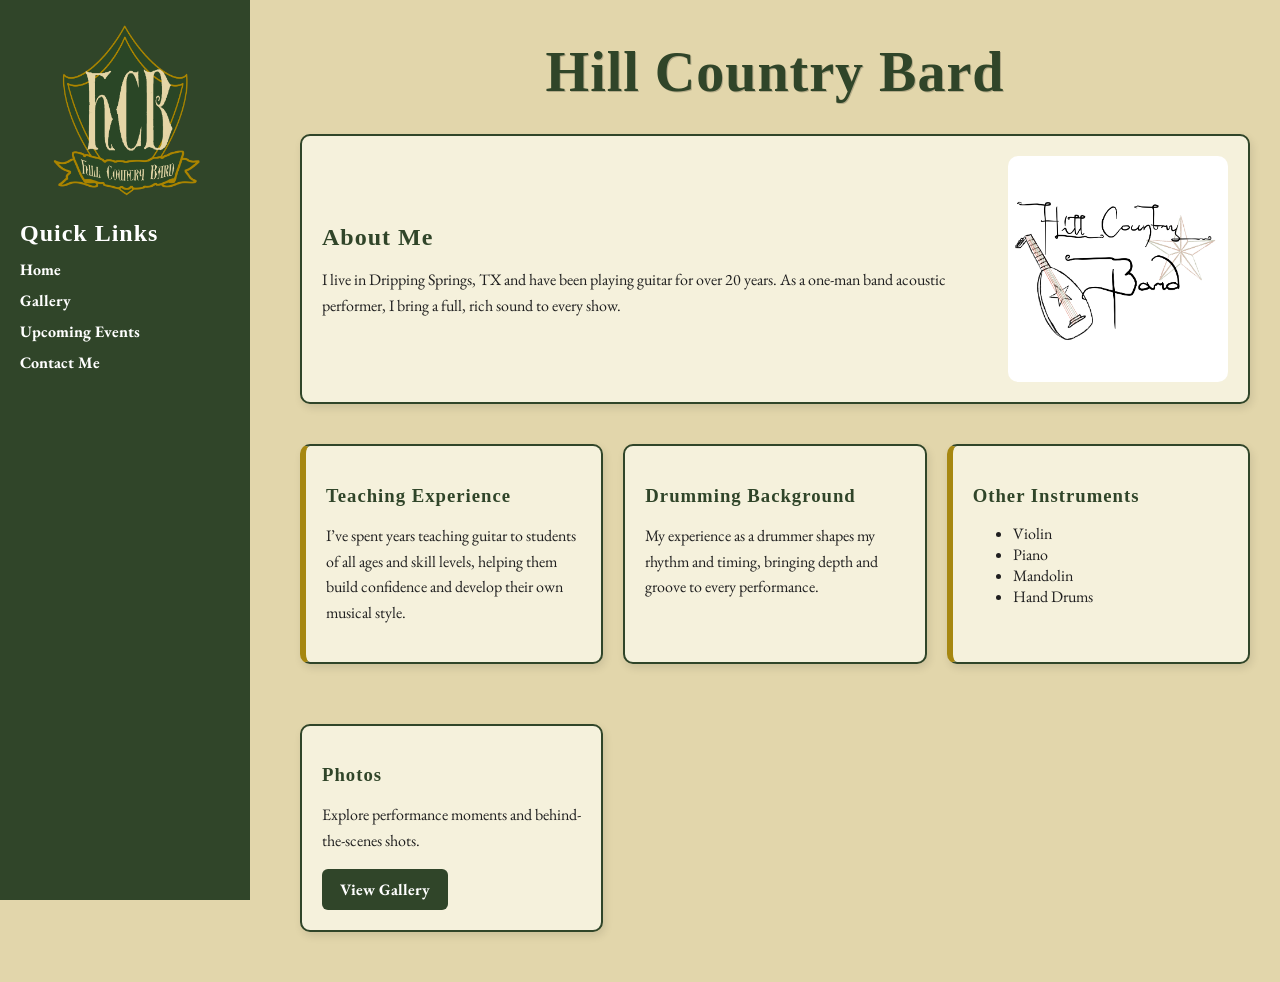
<file: index.html>
<!DOCTYPE html>
<html lang="en">
<head>
    <meta charset="UTF-8">
    <meta name="viewport" content="width=device-width, initial-scale=1.0">
    <title>Hill Country Bard</title>

    <link rel="stylesheet" href="main.css">

    <style>
        /* Tile grid layout */
        .tile-grid {
            display: grid;
            grid-template-columns: repeat(auto-fit, minmax(250px, 1fr));
            gap: 20px;
        }
    </style>
</head>

<body>

<div class="layout">

    <!-- SIDEBAR -->
    <div class="sidebar">
        <img src="images/logo.png" alt="Hill Country Bard Logo">

        <h2>Quick Links</h2>
        <a href="index.html">Home</a>
        <a href="gallery.html">Gallery</a>
        <a href="upcomingevents.html">Upcoming Events</a>
        <a href="contactme.html">Contact Me</a>
    </div>

    <!-- MAIN CONTENT -->
    <div class="content">

        <h1>Hill Country Bard</h1>

        <!-- ABOUT ME section -->
        <div class="box about-me">

    <div class="about-text">
        <h2>About Me</h2>
        <p>
            I live in Dripping Springs, TX and have been playing guitar for over 20 years.
            As a one-man band acoustic performer, I bring a full, rich sound to every show.
        </p>
    </div>

    <img src="images/profile.png" alt="Profile Photo" class="profile-img">

</div>

        <!-- TILE SECTION -->
        <div class="tile-grid">

            <div class="box box-accent">
                <h3>Teaching Experience</h3>
                <p>
                    I’ve spent years teaching guitar to students of all ages and skill levels,
                    helping them build confidence and develop their own musical style.
                </p>
            </div>

            <div class="box">
                <h3>Drumming Background</h3>
                <p>
                    My experience as a drummer shapes my rhythm and timing,
                    bringing depth and groove to every performance.
                </p>
            </div>

            <div class="box box-accent">
                <h3>Other Instruments</h3>
                <ul>
                    <li>Violin</li>
                    <li>Piano</li>
                    <li>Mandolin</li>
                    <li>Hand Drums</li>
                </ul>
            </div>

            <div class="box">
                <h3>Photos</h3>
                <p>Explore performance moments and behind-the-scenes shots.</p>
                <a href="gallery.html" class="button">View Gallery</a>
            </div>

        </div>

    </div>

</div>

</body>
</html>
</file>
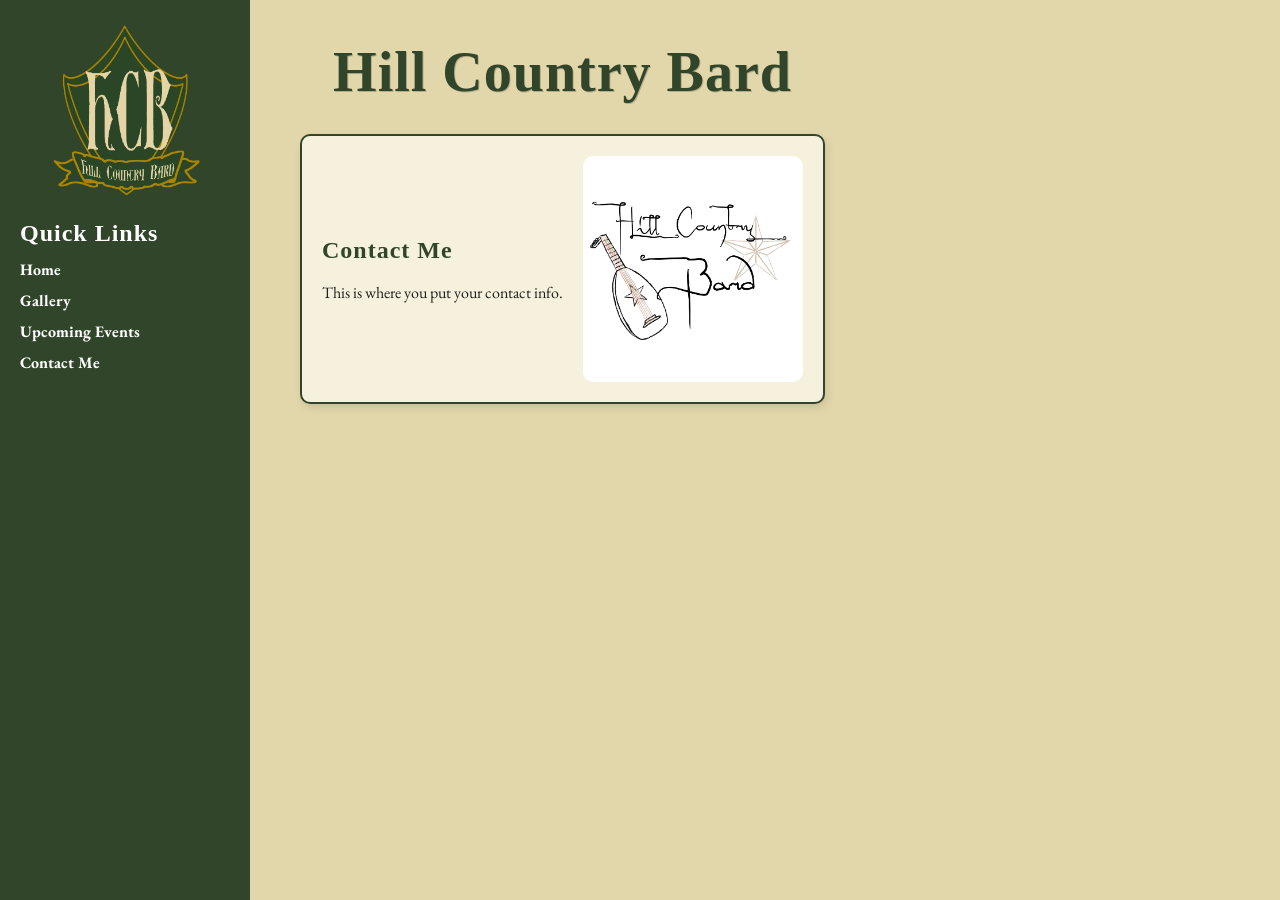
<file: contactme.html>
<!DOCTYPE html>
<html lang="en">
<head>
    <meta charset="UTF-8">
    <meta name="viewport" content="width=device-width, initial-scale=1.0">
    <title>Hill Country Bard</title>

    <link rel="stylesheet" href="main.css">

    <style>
        /* Tile grid layout */
        .tile-grid {
            display: grid;
            grid-template-columns: repeat(auto-fit, minmax(250px, 1fr));
            gap: 20px;
        }
    </style>
</head>

<body>

<div class="layout">

    <!-- SIDEBAR -->
    <div class="sidebar">
        <img src="images/logo.png" alt="Hill Country Bard Logo">

        <h2>Quick Links</h2>
        <a href="index.html">Home</a>
        <a href="gallery.html">Gallery</a>
        <a href="upcomingevents.html">Upcoming Events</a>
        <a href="contactme.html">Contact Me</a>
    </div>

    <!-- MAIN CONTENT -->
    <div class="content">

        <h1>Hill Country Bard</h1>

        <!-- ABOUT ME section -->
        <div class="box about-me">

    <div class="about-text">
        <h2>Contact Me</h2>
        <p>
            This is where you put your contact info. 
        </p>
    </div>

    <img src="images/profile.png" alt="Profile Photo" class="profile-img">

</div>


</body>
</html>
</file>
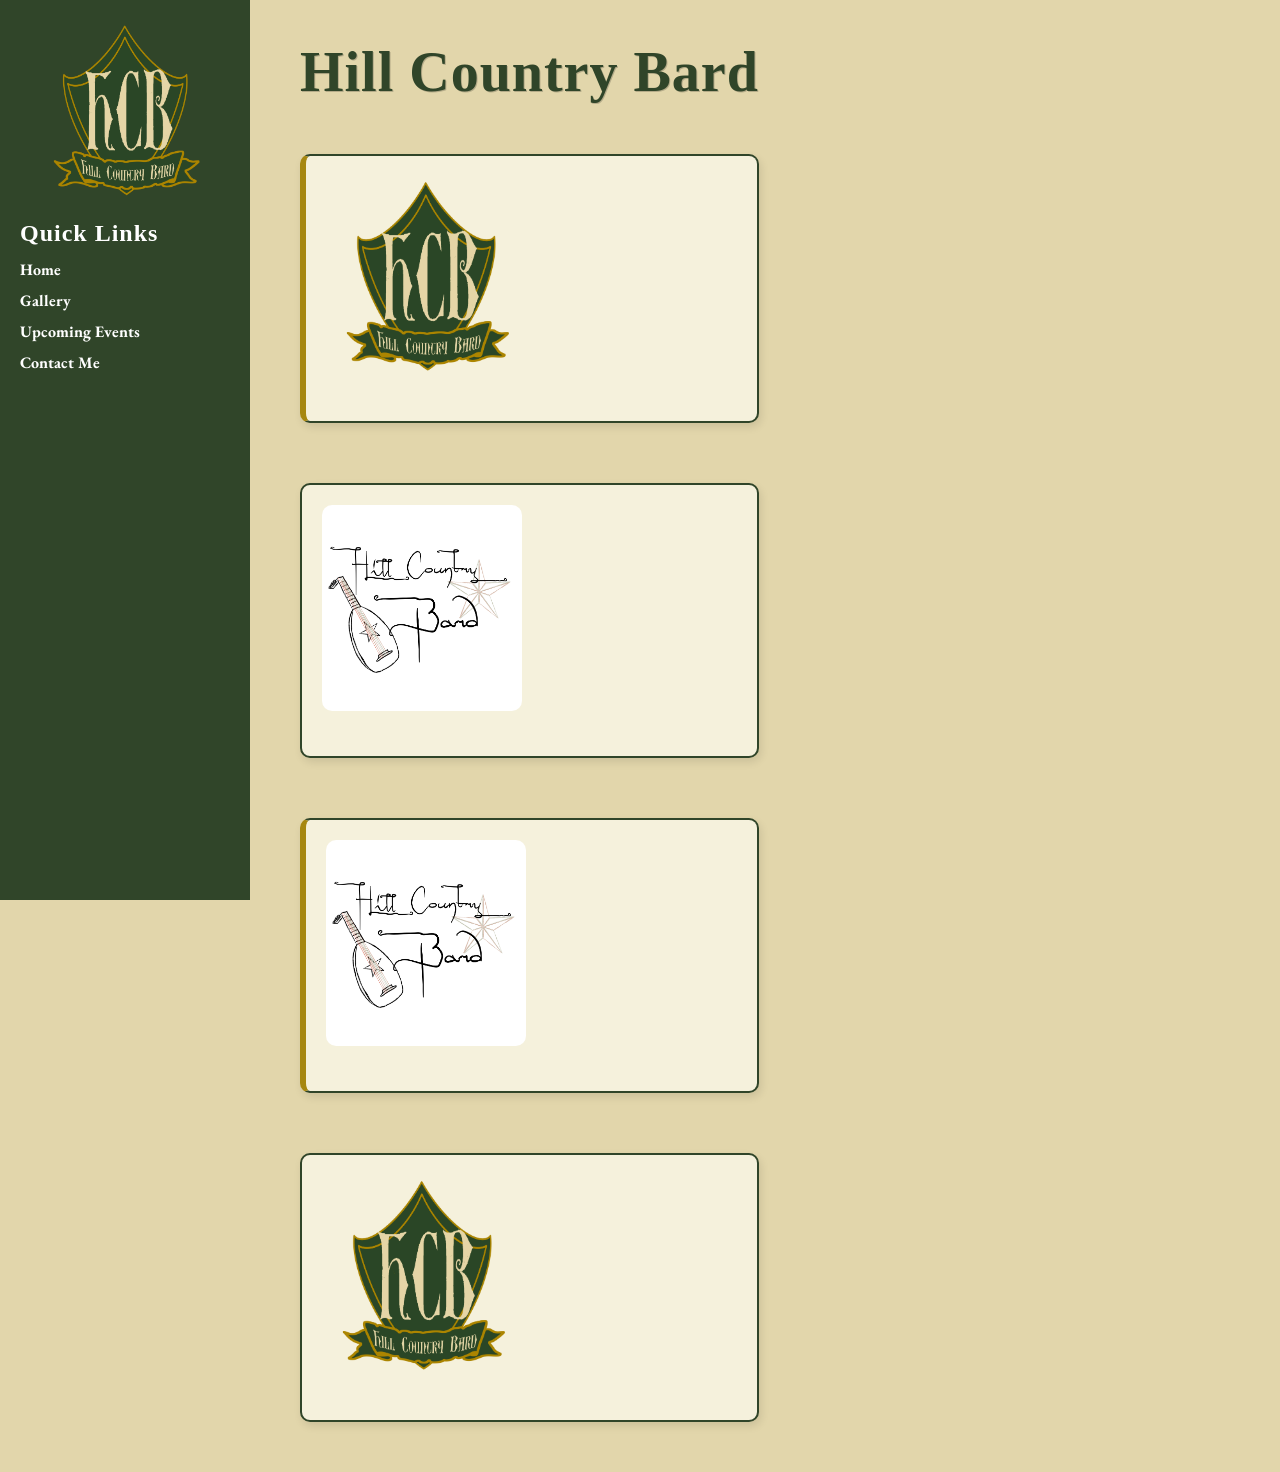
<file: gallery.html>
<!DOCTYPE html>
<html lang="en">
<head>
    <meta charset="UTF-8">
    <meta name="viewport" content="width=device-width, initial-scale=1.0">
    <title>Hill Country Bard</title>

    <link rel="stylesheet" href="main.css">

    <style>
        /* Tile grid layout */
        .tile-grid {
            display: grid;
            grid-template-columns: repeat(auto-fit, minmax(250px, 1fr));
            gap: 20px;
        }
    </style>
</head>

<body>

<div class="layout">

    <!-- SIDEBAR -->
    <div class="sidebar">
        <img src="images/logo.png" alt="Hill Country Bard Logo">

        <h2>Quick Links</h2>
        <a href="index.html">Home</a>
        <a href="gallery.html">Gallery</a>
        <a href="upcomingevents.html">Upcoming Events</a>
        <a href="contactme.html">Contact Me</a>
    </div>

    <!-- MAIN CONTENT -->
    <div class="content">

        <h1>Hill Country Bard</h1>

        <!-- TILE SECTION -->
        <div class="tile-grid">

            <div class="box box-accent">
                <img src="images/logo.png" alt="Hill Country Bard Logo" class="profile-img">
                
            </div>

            <div class="box">
                <img src="images/profile.png" alt="Profile Photo" class="profile-img">
                
            </div>

            <div class="box box-accent">
                <img src="images/profile.png" alt="Profile Photo" class="profile-img">
                
            </div>

            <div class="box">
                <img src="images/logo.png" alt="Hill Country Bard Logo" class = "profile-img">
              
            </div>

        </div>

    </div>

</div>

</body>
</html>
</file>
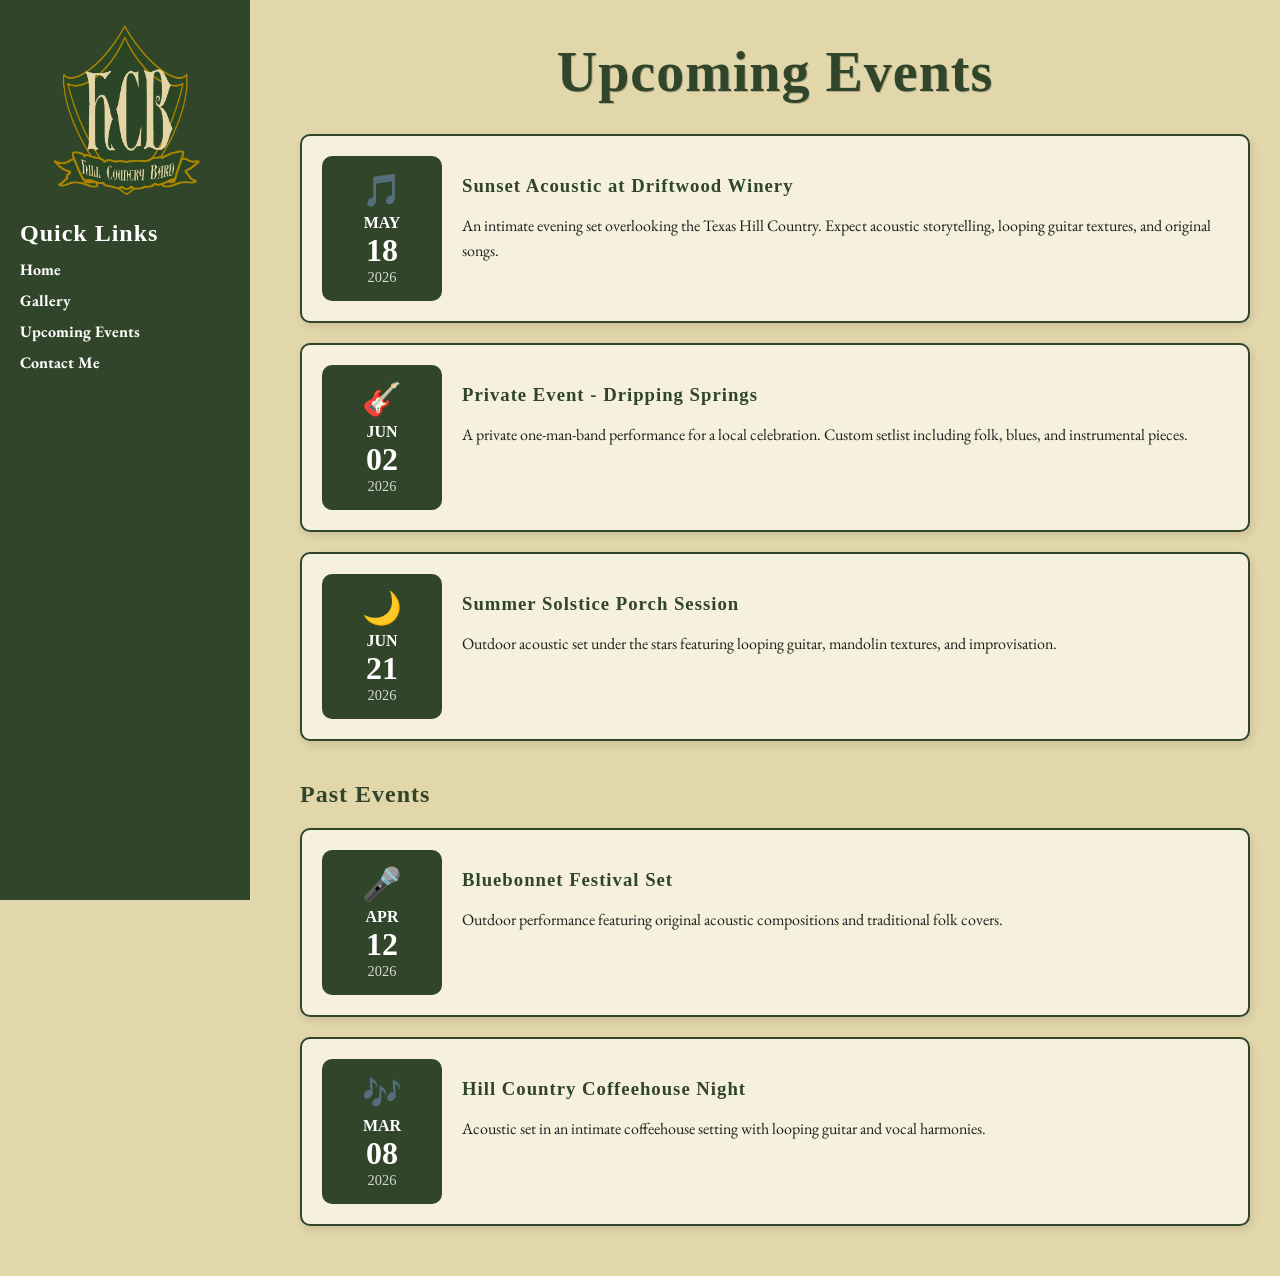
<file: upcomingevents.html>
<!DOCTYPE html>
<html lang="en">
<head>
<meta charset="UTF-8">
<meta name="viewport" content="width=device-width, initial-scale=1.0">
<title>Upcoming Events - Hill Country Bard</title>

<link rel="stylesheet" href="main.css">

<style>
/* Event layout styling */
.event-card {
    display: flex;
    gap: 20px;
    align-items: stretch;
}

.date-box {
    min-width: 120px;
    background: #304529;
    color: white;
    border-radius: 10px;
    text-align: center;
    padding: 15px;
    font-family: var(--header-font);
}

.date-box .emoji {
    font-size: 2rem;
    display: block;
    margin-bottom: 5px;
}

.date-box .month {
    font-size: 1rem;
    font-weight: bold;
}

.date-box .day {
    font-size: 2rem;
    font-weight: bold;
}

.date-box .year {
    font-size: 0.9rem;
    opacity: 0.8;
}

.event-details {
    flex: 1;
}

.section-title {
    margin-top: 40px;
}
</style>

</head>

<body>

<div class="layout">

    <!-- SIDEBAR -->
    <div class="sidebar">
        <img src="images/logo.png" alt="Hill Country Bard Logo">

        <h2>Quick Links</h2>
        <a href="index.html">Home</a>
        <a href="gallery.html">Gallery</a>
        <a href="upcomingevents.html">Upcoming Events</a>
        <a href="contactme.html">Contact Me</a>
    </div>

    <!-- CONTENT -->
    <div class="content">

        <h1>Upcoming Events</h1>

        <!-- UPCOMING EVENTS -->
        <div class="box">

            <div class="event-card">
                <div class="date-box">
                    <span class="emoji">🎵</span>
                    <div class="month">MAY</div>
                    <div class="day">18</div>
                    <div class="year">2026</div>
                </div>

                <div class="event-details">
                    <h3>Sunset Acoustic at Driftwood Winery</h3>
                    <p>
                        An intimate evening set overlooking the Texas Hill Country.
                        Expect acoustic storytelling, looping guitar textures, and original songs.
                    </p>
                </div>
            </div>

        </div>

        <div class="box">

            <div class="event-card">
                <div class="date-box">
                    <span class="emoji">🎸</span>
                    <div class="month">JUN</div>
                    <div class="day">02</div>
                    <div class="year">2026</div>
                </div>

                <div class="event-details">
                    <h3>Private Event - Dripping Springs</h3>
                    <p>
                        A private one-man-band performance for a local celebration.
                        Custom setlist including folk, blues, and instrumental pieces.
                    </p>
                </div>
            </div>

        </div>

        <div class="box">

            <div class="event-card">
                <div class="date-box">
                    <span class="emoji">🌙</span>
                    <div class="month">JUN</div>
                    <div class="day">21</div>
                    <div class="year">2026</div>
                </div>

                <div class="event-details">
                    <h3>Summer Solstice Porch Session</h3>
                    <p>
                        Outdoor acoustic set under the stars featuring looping guitar,
                        mandolin textures, and improvisation.
                    </p>
                </div>
            </div>

        </div>

        <!-- PAST EVENTS -->
        <h2 class="section-title">Past Events</h2>

        <div class="box">

            <div class="event-card">
                <div class="date-box">
                    <span class="emoji">🎤</span>
                    <div class="month">APR</div>
                    <div class="day">12</div>
                    <div class="year">2026</div>
                </div>

                <div class="event-details">
                    <h3>Bluebonnet Festival Set</h3>
                    <p>
                        Outdoor performance featuring original acoustic compositions
                        and traditional folk covers.
                    </p>
                </div>
            </div>

        </div>

        <div class="box">

            <div class="event-card">
                <div class="date-box">
                    <span class="emoji">🎶</span>
                    <div class="month">MAR</div>
                    <div class="day">08</div>
                    <div class="year">2026</div>
                </div>

                <div class="event-details">
                    <h3>Hill Country Coffeehouse Night</h3>
                    <p>
                        Acoustic set in an intimate coffeehouse setting with
                        looping guitar and vocal harmonies.
                    </p>
                </div>
            </div>

        </div>

    </div>

</div>

</body>
</html>
</file>
<file: main.css>
/* =========================
   GOOGLE FONTS (Renaissance Theme)
   ========================= */
@import url('https://fonts.googleapis.com/css2?family=IM+Fell+English+SC&family=EB+Garamond:wght@400;500&display=swap');

/* =========================
   COLOR + FONT VARIABLES
   ========================= */
:root {
    --bg-color: #E2D6AB;
    --primary-color: #304529;
    --accent-color: #A68710;

    --text-color: #1f1f1f;
    --light-text: #ffffff;

    --box-bg: #f5f1dc;
    --border-color: #304529;

    --header-font: 'IM Fell English SC', serif;
    --body-font: 'EB Garamond', serif;
}

/* =========================
   GLOBAL RESET
   ========================= */
* {
    box-sizing: border-box;
}

body {
    margin: 0;
    padding: 0;
    font-family: var(--body-font);
    background-color: var(--bg-color);
    color: var(--text-color);
}

/* =========================
   TYPOGRAPHY
   ========================= */
h1, h2, h3 {
    font-family: var(--header-font);
    color: var(--primary-color);
    letter-spacing: 1px;
    margin-bottom: 0.5em;
}

h1 {
    font-size: 3.5rem;
    text-align: center;
    margin-top: 10px;
    margin-bottom: 30px;
    text-shadow: 1px 1px 0px rgba(0,0,0,0.2);
}

p {
    line-height: 1.6;
}

/* =========================
   LAYOUT WRAPPER
   ========================= */
.layout {
    display: flex;
}

/* =========================
   SIDEBAR (FIXED LEFT)
   ========================= */
.sidebar {
    width: 250px;
    height: 100vh;
    position: fixed;
    top: 0;
    left: 0;

    background-color: var(--primary-color);
    color: var(--light-text);

    padding: 20px;
    overflow-y: auto;
}

/* Logo FIX (prevents giant image issue) */
.sidebar img {
    width: 100%;
    max-width: 180px;
    height: auto;
    display: block;
    margin: 0 auto 20px auto;
    border-radius: 8px;
}

.sidebar h2 {
    font-family: var(--header-font);
    color: var(--light-text);
    margin-top: 20px;
}

.sidebar a {
    display: block;
    color: var(--light-text);
    text-decoration: none;
    margin: 10px 0;
    font-weight: bold;
}

.sidebar a:hover {
    text-decoration: underline;
}

/* =========================
   MAIN CONTENT AREA
   ========================= */
.content {
    margin-left: 270px;
    padding: 30px;
    max-width: 1100px;
}

/* =========================
   BOX COMPONENTS
   ========================= */
.box {
    background-color: var(--box-bg);
    border: 2px solid var(--border-color);
    border-radius: 10px;
    padding: 20px;
    margin: 20px 0;

    box-shadow: 2px 4px 8px rgba(0, 0, 0, 0.1);
}

.box-accent {
    border-left: 6px solid var(--accent-color);
}
.about-me {
    display: flex;
    align-items: center;
    justify-content: space-between;
    gap: 20px;
}

/* Text side */
.about-text {
    flex: 1;
}

/* Image side */
.about-me .profile-img {
    max-width: 220px;
    width: 100%;
    height: auto;
    border-radius: 10px;
    margin-bottom: 0;
    flex-shrink: 0;
}
/* =========================
   PROFILE IMAGE
   ========================= */
.profile-img {
    max-width: 200px;
    width: 100%;
    height: auto;
    border-radius: 10px;
    margin-bottom: 20px;
}

/* =========================
   BUTTONS
   ========================= */
.button {
    display: inline-block;
    padding: 10px 18px;
    background-color: var(--primary-color);
    color: var(--light-text);
    border-radius: 6px;
    text-decoration: none;
    font-weight: bold;
}

.button:hover {
    background-color: var(--accent-color);
}

/* =========================
   TILE GRID (ABOUT SECTIONS)
   ========================= */
.tile-grid {
    display: grid;
    grid-template-columns: repeat(auto-fit, minmax(250px, 1fr));
    gap: 20px;
}

/* =========================
   RESPONSIVE DESIGN
   ========================= */
@media (max-width: 768px) {

    .sidebar {
        position: relative;
        width: 100%;
        height: auto;
    }

    .content {
        margin-left: 0;
    }

    .tile-grid {
        grid-template-columns: 1fr;
    }
       .about-me {
        flex-direction: column;
        text-align: center;
    }

    .about-me .profile-img {
        max-width: 200px;
    }


/* =========================
   MOBILE OPTIMIZATION
   ========================= */


    /* Stack sidebar on top */
    .sidebar {
        position: relative;
        width: 100%;
        height: auto;
        text-align: center;
    }

    .sidebar img {
        max-width: 140px;
    }

    /* Content takes full width */
    .content {
        margin-left: 0;
        padding: 20px;
    }

    /* Make title fit better */
    h1 {
        font-size: 2.2rem;
        text-align: center;
    }

    /* About section stacks vertically */
    .about-me {
        flex-direction: column;
        text-align: center;
    }

    .about-me .profile-img {
        max-width: 180px;
    }

    /* Tile grid becomes single column */
    .tile-grid {
        grid-template-columns: 1fr;
    }

    /* Event cards stack nicely */
    .event-card {
        flex-direction: column;
        align-items: center;
        text-align: center;
    }

    .date-box {
        width: 100%;
        max-width: 200px;
    }

    /* Reduce padding slightly for smaller screens */
    .box {
        padding: 15px;
    }
   img {
    max-width: 100%;
    height: auto;
}
}
</file>
